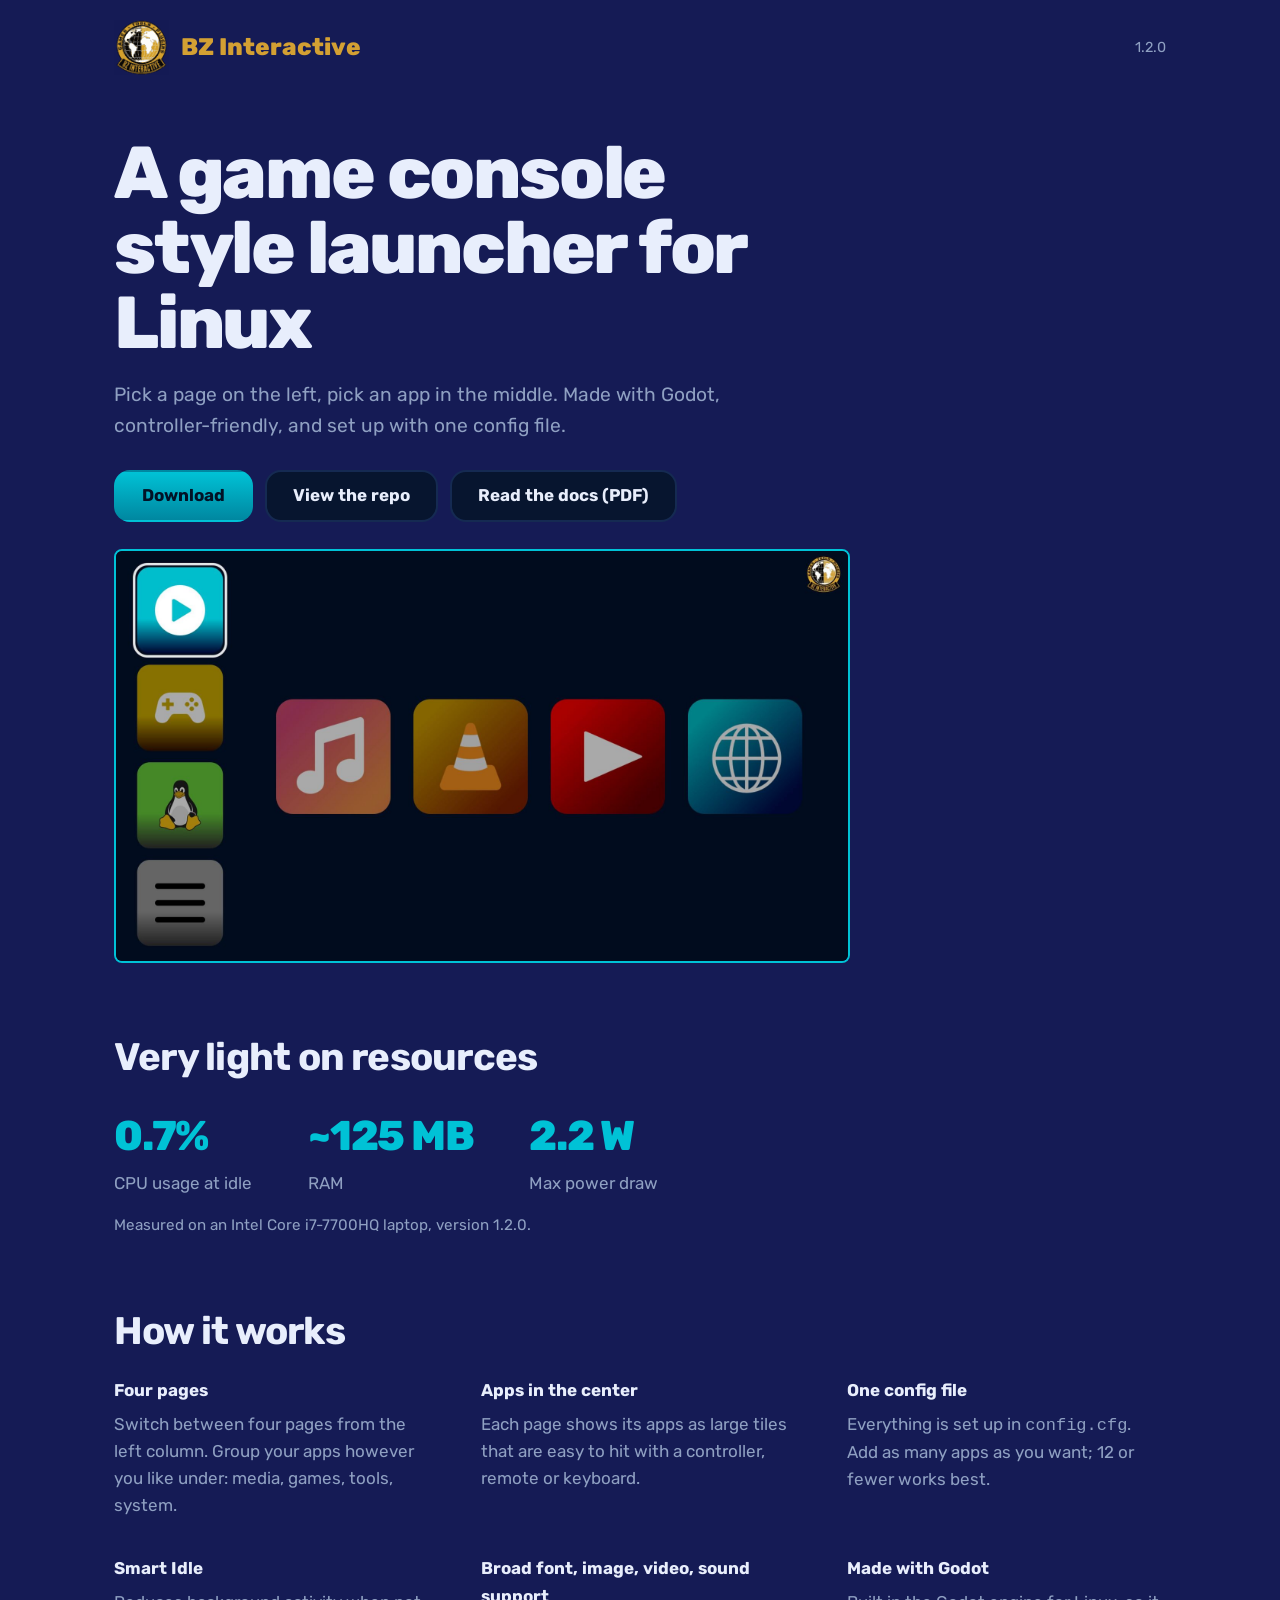
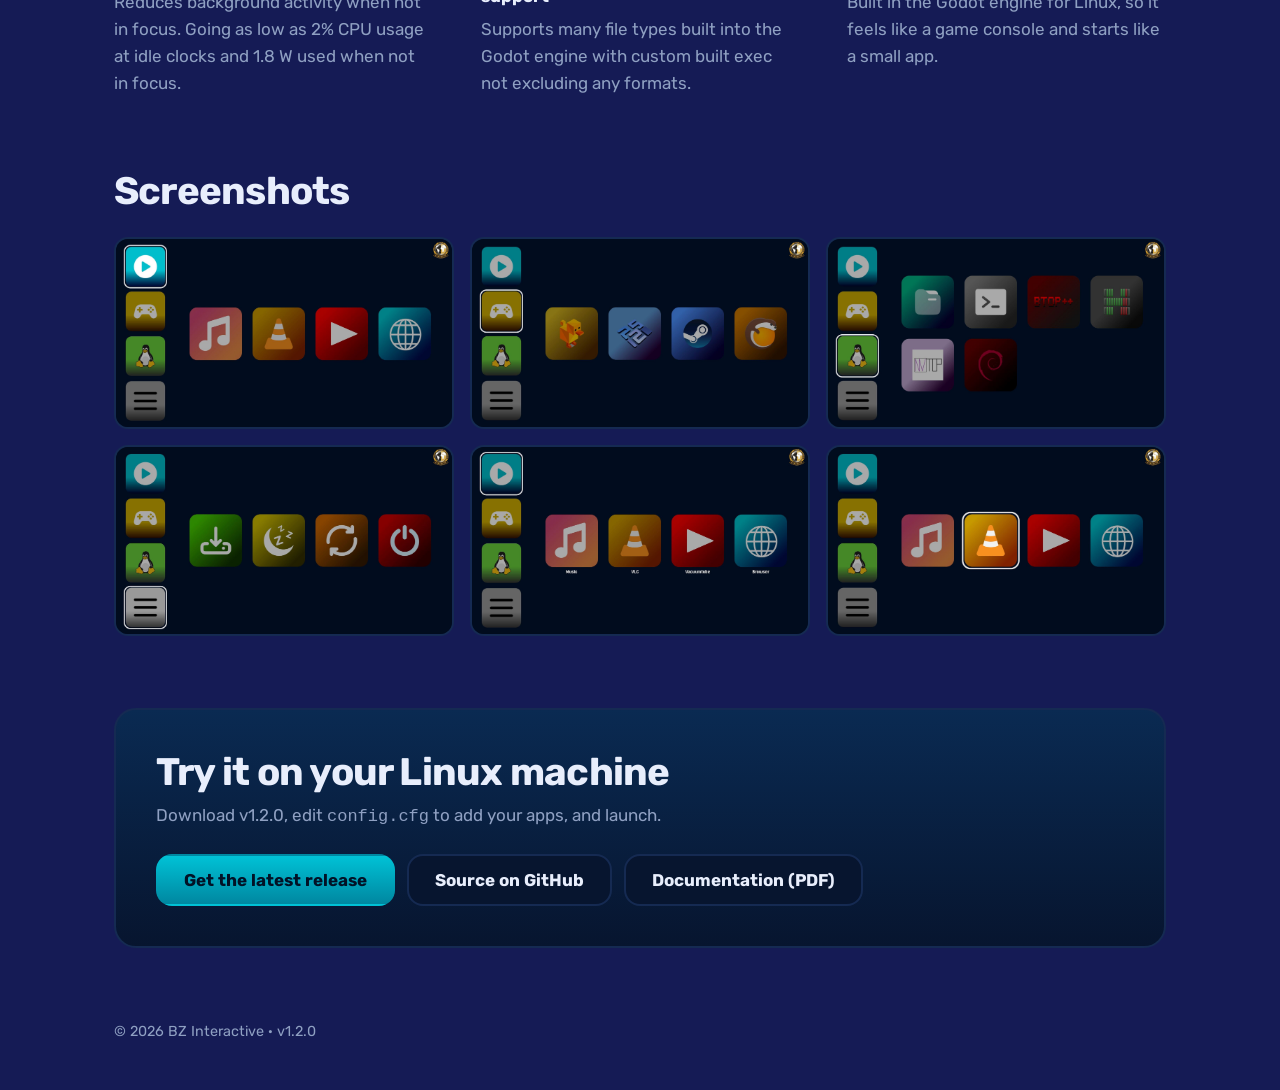
<file: docs/index.html>
<!DOCTYPE html>
<html lang="en">
<head>
<meta charset="utf-8">
<meta name="viewport" content="width=device-width, initial-scale=1">
<title>Console-style launcher for Linux, made with Godot</title>
<meta name="description" content="A lightweight, controller-friendly launcher for Linux. Four pages, up to 12 apps, configured with a single config.cfg file. Built with Godot.">
<meta name="color-scheme" content="dark">
<link rel="preconnect" href="https://fonts.googleapis.com">
<link rel="preconnect" href="https://fonts.gstatic.com" crossorigin>
<link href="https://fonts.googleapis.com/css2?family=Rubik:wght@400;500;700;800&display=swap" rel="stylesheet">
<link rel="stylesheet" href="style.css">
</head>
<body>
<div class="wrap">

<header class="top">
  <a class="brand" href="https://github.com/BZ-Interactive">
    <img src="images/BZ-Interactive-16c-64.webp">
    <span>BZ Interactive</span>
  </a>
  <a class="ver" href="https://github.com/BZ-Interactive/BZ-Big-Picture/releases/latest">VERSION</a>
</header>

<main id="top">
  <div class="hero">
    <h1>A game console style launcher for Linux</h1>
    <p class="lead">Pick a page on the left, pick an app in the middle. Made with Godot, controller-friendly, and set up with one config file.</p>
    <div class="btns">
      <a class="btn main" href="https://github.com/BZ-Interactive/BZ-Big-Picture/releases">Download</a>
      <a class="btn" href="https://github.com/BZ-Interactive/BZ-Big-Picture">View the repo</a>
      <a class="btn" href="docs/TDD.pdf">Read the docs (PDF)</a>
    </div>  
    <br>
    <a  class="preview image" href="images/media_screen.jpg">
      <img src="images/media_screen.jpg" alt="Media Category Screen">
    </a>
    
  <section>
    <h2>Very light on resources</h2>
    <dl class="stats">
      <div><dt>CPU usage at idle</dt><dd>0.7%</dd></div>
      <div><dt>RAM</dt><dd>~125 MB</dd></div>
      <div><dt>Max power draw</dt><dd>2.2 W</dd></div>
    </dl>
    <p class="small">Measured on an Intel Core i7-7700HQ laptop, version VERSION.</p>
  </section>
    
  <section>
    <h2>How it works</h2>
    <dl class="feat">
      <div><dt>Four pages</dt><dd>Switch between four pages from the left column. Group your apps however you like under: media, games, tools, system.</dd></div>
      <div><dt>Apps in the center</dt><dd>Each page shows its apps as large tiles that are easy to hit with a controller, remote or keyboard.</dd></div>
      <div><dt>One config file</dt><dd>Everything is set up in <code>config.cfg</code>. Add as many apps as you want; 12 or fewer works best.</dd></div>
      <div><dt>Smart Idle</dt><dd>Reduces background activity when not in focus. Going as low as 2% CPU usage at idle clocks and 1.8 W used when not in focus.</dd></div>
      <div><dt>Broad font, image, video, sound support</dt><dd>Supports many file types built into the Godot engine with custom built exec not excluding any formats.</dd></div>
      <div><dt>Made with Godot</dt><dd>Built in the Godot engine for Linux, so it feels like a game console and starts like a small app.</dd></div>
    </dl>
  </section>

  
  <section id="preview">
    <h2>Screenshots</h2>
    <div class="shots">
      <a href="images/media_screen.jpg"><img src="images/media_screen.jpg"></a>
      <a href="images/games_screen.jpg"><img src="images/games_screen.jpg"></a>
      <a href="images/utilities_screen.jpg"><img src="images/utilities_screen.jpg"></a>
      <a href="images/system_screen.jpg"><img src="images/system_screen.jpg"></a>
      <a href="images/names_media_screen.jpg"><img src="images/names_media_screen.jpg"></a>
      <a href="images/selected_screen.jpg"><img src="images/selected_screen.jpg"></a>
    </div>
  </section>

  <div class="cta">
    <h2>Try it on your Linux machine</h2>
    <p>Download vVERSION, edit <code>config.cfg</code> to add your apps, and launch.</p>
    <div class="btns">
      <a class="btn main" href="https://github.com/BZ-Interactive/BZ-Big-Picture/releases/latest">Get the latest release</a>
      <a class="btn" href="https://github.com/BZ-Interactive/BZ-Big-Picture">Source on GitHub</a>
      <a class="btn" href="/docs/TDD.pdf">Documentation (PDF)</a>
    </div>
  </div>
</main>

<footer>© 2026 BZ Interactive · vVERSION</footer>
</div>

<script>
  document.body.innerHTML = document.body.innerHTML.replaceAll("VERSION", "1.2.0");
</script>

</body>
</html>
</file>
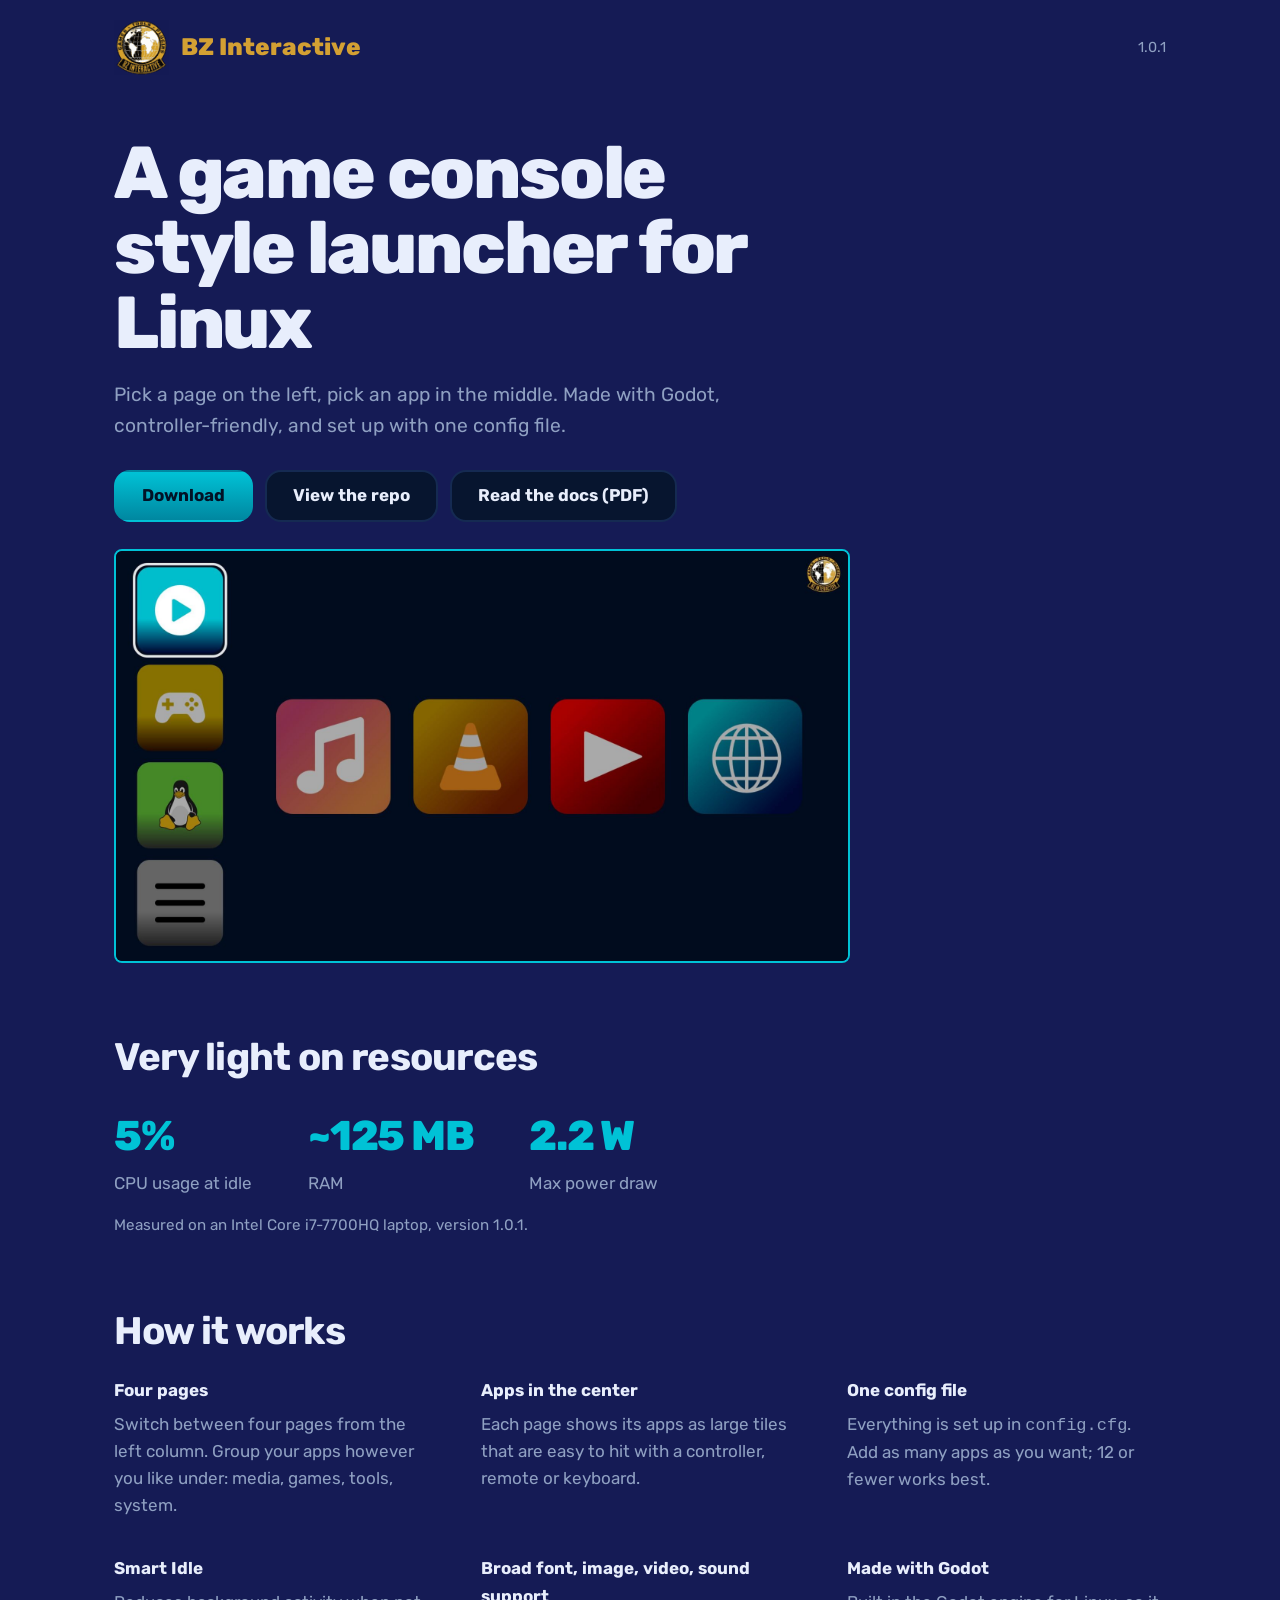
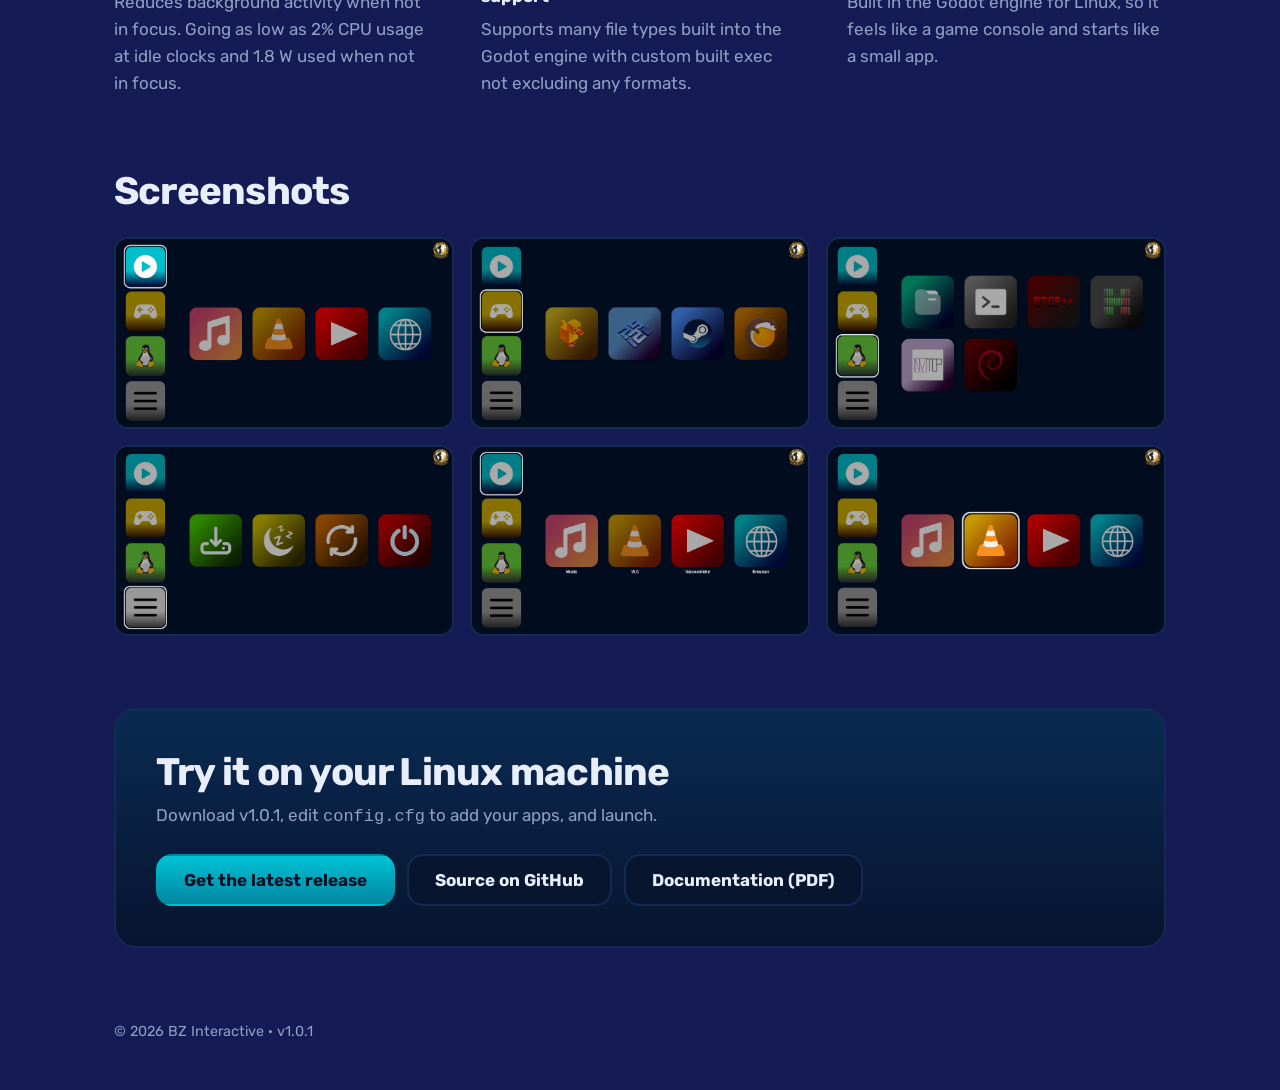
<file: docs/.gdignore/index.html>
<!DOCTYPE html>
<html lang="en">
<head>
<meta charset="utf-8">
<meta name="viewport" content="width=device-width, initial-scale=1">
<title>Console-style launcher for Linux, made with Godot</title>
<meta name="description" content="A lightweight, controller-friendly launcher for Linux. Four pages, up to 12 apps, configured with a single config.cfg file. Built with Godot.">
<meta name="color-scheme" content="dark">
<link rel="preconnect" href="https://fonts.googleapis.com">
<link rel="preconnect" href="https://fonts.gstatic.com" crossorigin>
<link href="https://fonts.googleapis.com/css2?family=Rubik:wght@400;500;700;800&display=swap" rel="stylesheet">
<link rel="stylesheet" href="style.css">
</head>
<body>
<div class="wrap">

<header class="top">
  <a class="brand" href="https://github.com/BZ-Interactive">
    <img src="images/BZ-Interactive-16c-64.webp">
    <span>BZ Interactive</span>
  </a>
  <a class="ver" href="https://github.com/BZ-Interactive/BZ-Big-Picture/releases/latest">VERSION</a>
</header>

<main id="top">
  <div class="hero">
    <h1>A game console style launcher for Linux</h1>
    <p class="lead">Pick a page on the left, pick an app in the middle. Made with Godot, controller-friendly, and set up with one config file.</p>
    <div class="btns">
      <a class="btn main" href="https://github.com/BZ-Interactive/BZ-Big-Picture/releases">Download</a>
      <a class="btn" href="https://github.com/BZ-Interactive/BZ-Big-Picture">View the repo</a>
      <a class="btn" href="docs/TDD.pdf">Read the docs (PDF)</a>
    </div>  
    <br>
    <a  class="preview image" href="images/media_screen.jpg">
      <img src="images/media_screen.jpg" alt="Media Category Screen">
    </a>
    
  <section>
    <h2>Very light on resources</h2>
    <dl class="stats">
      <div><dt>CPU usage at idle</dt><dd>5%</dd></div>
      <div><dt>RAM</dt><dd>~125 MB</dd></div>
      <div><dt>Max power draw</dt><dd>2.2 W</dd></div>
    </dl>
    <p class="small">Measured on an Intel Core i7-7700HQ laptop, version VERSION.</p>
  </section>
    
  <section>
    <h2>How it works</h2>
    <dl class="feat">
      <div><dt>Four pages</dt><dd>Switch between four pages from the left column. Group your apps however you like under: media, games, tools, system.</dd></div>
      <div><dt>Apps in the center</dt><dd>Each page shows its apps as large tiles that are easy to hit with a controller, remote or keyboard.</dd></div>
      <div><dt>One config file</dt><dd>Everything is set up in <code>config.cfg</code>. Add as many apps as you want; 12 or fewer works best.</dd></div>
      <div><dt>Smart Idle</dt><dd>Reduces background activity when not in focus. Going as low as 2% CPU usage at idle clocks and 1.8 W used when not in focus.</dd></div>
      <div><dt>Broad font, image, video, sound support</dt><dd>Supports many file types built into the Godot engine with custom built exec not excluding any formats.</dd></div>
      <div><dt>Made with Godot</dt><dd>Built in the Godot engine for Linux, so it feels like a game console and starts like a small app.</dd></div>
    </dl>
  </section>

  
  <section id="preview">
    <h2>Screenshots</h2>
    <div class="shots">
      <a href="images/media_screen.jpg"><img src="images/media_screen.jpg"></a>
      <a href="images/games_screen.jpg"><img src="images/games_screen.jpg"></a>
      <a href="images/utilities_screen.jpg"><img src="images/utilities_screen.jpg"></a>
      <a href="images/system_screen.jpg"><img src="images/system_screen.jpg"></a>
      <a href="images/names_media_screen.jpg"><img src="images/names_media_screen.jpg"></a>
      <a href="images/selected_screen.jpg"><img src="images/selected_screen.jpg"></a>
    </div>
  </section>

  <div class="cta">
    <h2>Try it on your Linux machine</h2>
    <p>Download v1.0.1, edit <code>config.cfg</code> to add your apps, and launch.</p>
    <div class="btns">
      <a class="btn main" href="https://github.com/BZ-Interactive/BZ-Big-Picture/releases/latest">Get the latest release</a>
      <a class="btn" href="https://github.com/BZ-Interactive/BZ-Big-Picture">Source on GitHub</a>
      <a class="btn" href="docs/TDD.pdf">Documentation (PDF)</a>
    </div>
  </div>
</main>

<footer>© 2026 BZ Interactive · vVERSION</footer>
</div>

<script>
  document.body.innerHTML = document.body.innerHTML.replaceAll("VERSION", "1.0.1");
</script>

</body>
</html>
</file>
<file: docs/style.css>
:root{
  --bg:#151b55; --panel:#07152f; --line:#152a52;
  --text:#e8eefc; --muted:#8fa0c2;
  --cyan:#00c2d6; --gold:#c9a227; --ink:#021226;
  --radius:22px;
}
*{box-sizing:border-box}
html{scroll-behavior:smooth}
body{margin:0;background:var(--bg);color:var(--text);font:400 1.0625rem/1.6 Rubik,system-ui,-apple-system,"Segoe UI",sans-serif}
a{color:inherit}
:focus-visible{outline:3px solid var(--cyan);outline-offset:3px}
.wrap{max-width:1100px;margin:0 auto;padding:0 24px}
header.top{display:flex;align-items:center;justify-content:space-between;padding:20px 0}
.brand{display:flex;align-items:center;gap:12px;font-size:1.5rem;font-weight:800;text-decoration:none;color:#d3a033}
.brand img{width:55px;height:55px}
.ver{font-size:.9rem;color:var(--muted);text-decoration:none}
.ver:hover{color:var(--text)}

/* hero */
.hero{padding:40px 0 24px}
h1{font-size:clamp(2.4rem,6.5vw,4.6rem);line-height:1.02;letter-spacing:-.03em;font-weight:800;margin:0 0 20px;max-width:14ch}
.lead{font-size:1.2rem;color:var(--muted);max-width:56ch;margin:0 0 28px}
.btns{display:flex;flex-wrap:wrap;gap:12px}
.btn{display:inline-flex;align-items:center;min-height:52px;padding:0 26px;border-radius:16px;font-weight:700;text-decoration:none;border:2px solid var(--line);background:var(--panel);transition:transform .15s,border-color .15s}
.btn:hover{border-color:var(--cyan);transform:translateY(-2px)}
.btn.main{background:linear-gradient(180deg,var(--cyan) 0%,#0087a0 100%);border-color:transparent;color:var(--ink)}
.btn.main:hover{border-color:#fff}
.preview.image img{
  display:block;
  width:70%;
  height:70%;
  aspect-ratio: 16/9;
  object-fit:cover;
  border: 2px solid var(--line);
  border-radius: 8px;
  border-color:var(--cyan);
}

/* sections */
section{padding:72px 0 0}
h2{font-size:clamp(1.7rem,4vw,2.4rem);letter-spacing:-.02em;line-height:1.15;margin:0 0 24px}
.feat{display:grid;grid-template-columns:repeat(auto-fit,minmax(240px,1fr));gap:36px 48px;margin:0}
.feat dt{font-weight:700;margin-bottom:6px}
.feat dd{margin:0;color:var(--muted)}
.stats{display:flex;flex-wrap:wrap;gap:16px 56px;margin:0 0 16px}
.stats div{display:flex;flex-direction:column}
.stats dt{order:2;color:var(--muted)}
.stats dd{order:1;margin:0;font-size:2.6rem;font-weight:800;letter-spacing:-.03em;color:var(--cyan)}
.small{color:var(--muted);font-size:.95rem;margin:0}
.shots{display:grid;grid-template-columns:repeat(auto-fill,minmax(300px,1fr));gap:16px}
.shots a{position:relative;display:block;aspect-ratio:16/9;background:var(--panel);border:2px solid var(--line);border-radius:14px;overflow:hidden;color:var(--muted);text-decoration:none;transition:border-color .15s}
.shots a:hover{border-color:var(--cyan)}
.shots span{position:absolute;inset:0;display:grid;place-items:center;font-size:.95rem}
.shots img{position:absolute;inset:0;width:100%;height:100%;object-fit:cover}
.cta{margin-top:72px;padding:40px;border-radius:var(--radius);background:linear-gradient(180deg,#0a2a52,var(--panel));border:2px solid var(--line)}
.cta h2{margin-bottom:8px}
.cta p{color:var(--muted);margin:0 0 24px;max-width:52ch}
footer{padding:48px 0;color:var(--muted);font-size:.9rem}
@media (prefers-reduced-motion:reduce){*{transition:none!important;scroll-behavior:auto!important}}
</file>
<file: docs/.gdignore/style.css>
:root{
  --bg:#151b55; --panel:#07152f; --line:#152a52;
  --text:#e8eefc; --muted:#8fa0c2;
  --cyan:#00c2d6; --gold:#c9a227; --ink:#021226;
  --radius:22px;
}
*{box-sizing:border-box}
html{scroll-behavior:smooth}
body{margin:0;background:var(--bg);color:var(--text);font:400 1.0625rem/1.6 Rubik,system-ui,-apple-system,"Segoe UI",sans-serif}
a{color:inherit}
:focus-visible{outline:3px solid var(--cyan);outline-offset:3px}
.wrap{max-width:1100px;margin:0 auto;padding:0 24px}
header.top{display:flex;align-items:center;justify-content:space-between;padding:20px 0}
.brand{display:flex;align-items:center;gap:12px;font-size:1.5rem;font-weight:800;text-decoration:none;color:#d3a033}
.brand img{width:55px;height:55px}
.ver{font-size:.9rem;color:var(--muted);text-decoration:none}
.ver:hover{color:var(--text)}

/* hero */
.hero{padding:40px 0 24px}
h1{font-size:clamp(2.4rem,6.5vw,4.6rem);line-height:1.02;letter-spacing:-.03em;font-weight:800;margin:0 0 20px;max-width:14ch}
.lead{font-size:1.2rem;color:var(--muted);max-width:56ch;margin:0 0 28px}
.btns{display:flex;flex-wrap:wrap;gap:12px}
.btn{display:inline-flex;align-items:center;min-height:52px;padding:0 26px;border-radius:16px;font-weight:700;text-decoration:none;border:2px solid var(--line);background:var(--panel);transition:transform .15s,border-color .15s}
.btn:hover{border-color:var(--cyan);transform:translateY(-2px)}
.btn.main{background:linear-gradient(180deg,var(--cyan) 0%,#0087a0 100%);border-color:transparent;color:var(--ink)}
.btn.main:hover{border-color:#fff}
.preview.image img{
  display:block;
  width:70%;
  height:70%;
  aspect-ratio: 16/9;
  object-fit:cover;
  border: 2px solid var(--line);
  border-radius: 8px;
  border-color:var(--cyan);
}

/* sections */
section{padding:72px 0 0}
h2{font-size:clamp(1.7rem,4vw,2.4rem);letter-spacing:-.02em;line-height:1.15;margin:0 0 24px}
.feat{display:grid;grid-template-columns:repeat(auto-fit,minmax(240px,1fr));gap:36px 48px;margin:0}
.feat dt{font-weight:700;margin-bottom:6px}
.feat dd{margin:0;color:var(--muted)}
.stats{display:flex;flex-wrap:wrap;gap:16px 56px;margin:0 0 16px}
.stats div{display:flex;flex-direction:column}
.stats dt{order:2;color:var(--muted)}
.stats dd{order:1;margin:0;font-size:2.6rem;font-weight:800;letter-spacing:-.03em;color:var(--cyan)}
.small{color:var(--muted);font-size:.95rem;margin:0}
.shots{display:grid;grid-template-columns:repeat(auto-fill,minmax(300px,1fr));gap:16px}
.shots a{position:relative;display:block;aspect-ratio:16/9;background:var(--panel);border:2px solid var(--line);border-radius:14px;overflow:hidden;color:var(--muted);text-decoration:none;transition:border-color .15s}
.shots a:hover{border-color:var(--cyan)}
.shots span{position:absolute;inset:0;display:grid;place-items:center;font-size:.95rem}
.shots img{position:absolute;inset:0;width:100%;height:100%;object-fit:cover}
.cta{margin-top:72px;padding:40px;border-radius:var(--radius);background:linear-gradient(180deg,#0a2a52,var(--panel));border:2px solid var(--line)}
.cta h2{margin-bottom:8px}
.cta p{color:var(--muted);margin:0 0 24px;max-width:52ch}
footer{padding:48px 0;color:var(--muted);font-size:.9rem}
@media (prefers-reduced-motion:reduce){*{transition:none!important;scroll-behavior:auto!important}}
</file>
